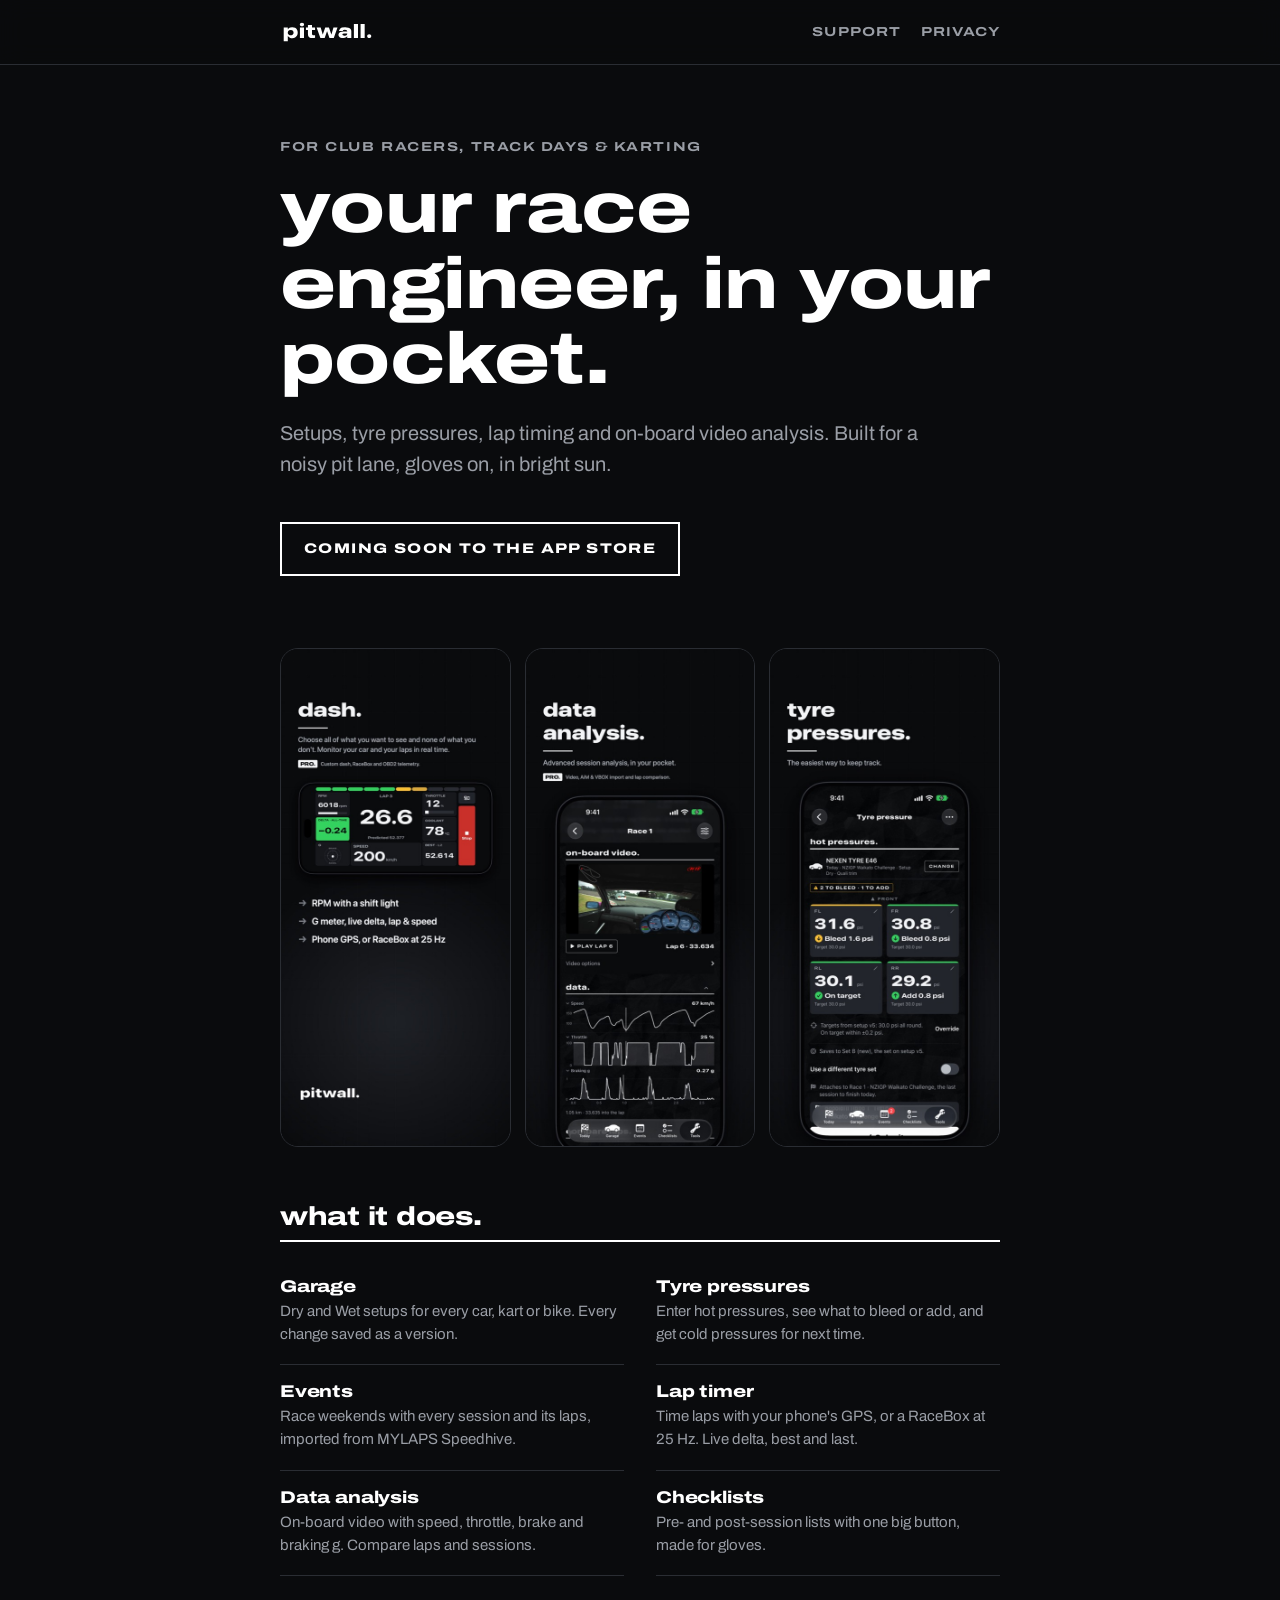
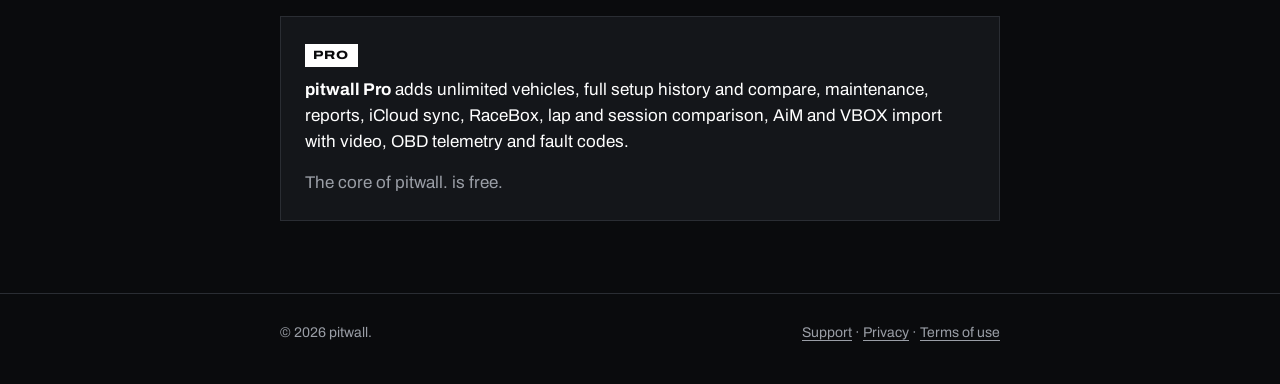
<file: index.html>
<!doctype html>
<html lang="en">
<head>
  <meta charset="utf-8">
  <meta name="viewport" content="width=device-width, initial-scale=1">
  <title>pitwall. · your race engineer in your pocket</title>
  <meta name="description" content="Setups, tyre pressures, lap timing and on-board video analysis for club racers, track-day drivers and karters. Built for the pit lane, gloves on.">
  <link rel="icon" href="assets/icon.png">
  <link rel="apple-touch-icon" href="assets/icon.png">
  <link rel="preconnect" href="https://fonts.googleapis.com">
  <link rel="preconnect" href="https://fonts.gstatic.com" crossorigin>
  <link href="https://fonts.googleapis.com/css2?family=Archivo:wdth,wght@100..125,400..900&display=swap" rel="stylesheet">
  <link rel="stylesheet" href="assets/style.css">
</head>
<body>
  <header class="site">
    <div class="wrap">
      <a href="index.html" aria-label="pitwall. home"><img src="assets/wordmark.svg" alt="pitwall."></a>
      <nav>
        <a href="support/index.html">Support</a>
        <a href="privacy/index.html">Privacy</a>
      </nav>
    </div>
  </header>

  <main class="wrap">
    <section class="hero">
      <p class="eyebrow">For club racers, track days &amp; karting</p>
      <h1>your race engineer, in your pocket.</h1>
      <p class="lede">Setups, tyre pressures, lap timing and on-board video analysis. Built for a noisy pit lane, gloves on, in bright sun.</p>
      <a class="badge" href="#">Coming soon to the App Store</a>
    </section>

    <div class="screens">
      <img src="assets/02-dash.jpg" alt="The lap timer dash" loading="lazy">
      <img src="assets/03-data-analysis.jpg" alt="Data analysis with on-board video and traces" loading="lazy">
      <img src="assets/04-tyre-pressures.jpg" alt="Tyre pressures with hot and cold targets" loading="lazy">
    </div>

    <h2>what it does.</h2>
    <div class="features">
      <div class="feature">
        <h3>Garage</h3>
        <p>Dry and Wet setups for every car, kart or bike. Every change saved as a version.</p>
      </div>
      <div class="feature">
        <h3>Tyre pressures</h3>
        <p>Enter hot pressures, see what to bleed or add, and get cold pressures for next time.</p>
      </div>
      <div class="feature">
        <h3>Events</h3>
        <p>Race weekends with every session and its laps, imported from MYLAPS Speedhive.</p>
      </div>
      <div class="feature">
        <h3>Lap timer</h3>
        <p>Time laps with your phone's GPS, or a RaceBox at 25 Hz. Live delta, best and last.</p>
      </div>
      <div class="feature">
        <h3>Data analysis</h3>
        <p>On-board video with speed, throttle, brake and braking g. Compare laps and sessions.</p>
      </div>
      <div class="feature">
        <h3>Checklists</h3>
        <p>Pre- and post-session lists with one big button, made for gloves.</p>
      </div>
    </div>

    <div class="pro">
      <span class="tag">PRO</span>
      <p><strong>pitwall Pro</strong> adds unlimited vehicles, full setup history and compare, maintenance, reports, iCloud sync, RaceBox, lap and session comparison, AiM and VBOX import with video, OBD telemetry and fault codes.</p>
      <p class="muted" style="margin:0">The core of pitwall. is free.</p>
    </div>
  </main>

  <footer class="site">
    <div class="wrap">
      <span>© 2026 pitwall.</span>
      <span><a href="support/index.html">Support</a> · <a href="privacy/index.html">Privacy</a> · <a href="https://www.apple.com/legal/internet-services/itunes/dev/stdeula/">Terms of use</a></span>
    </div>
  </footer>
</body>
</html>
</file>
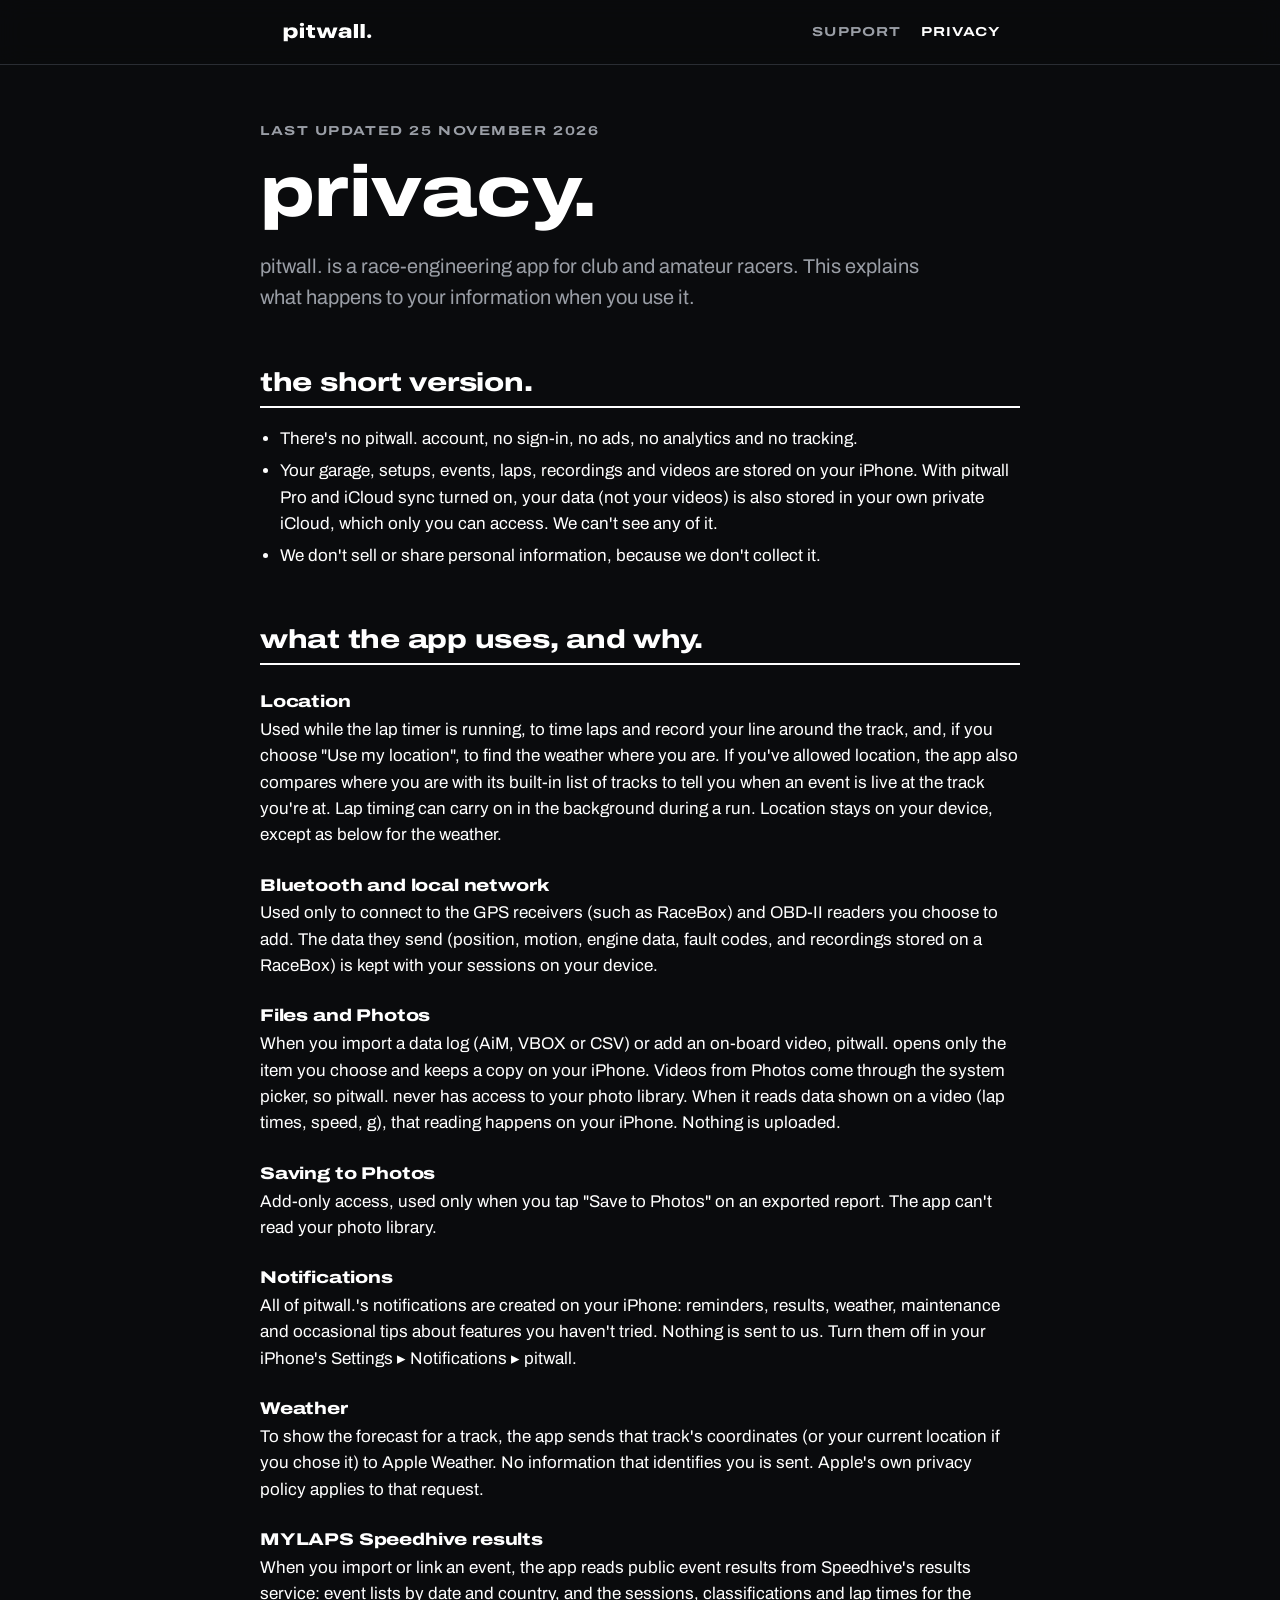
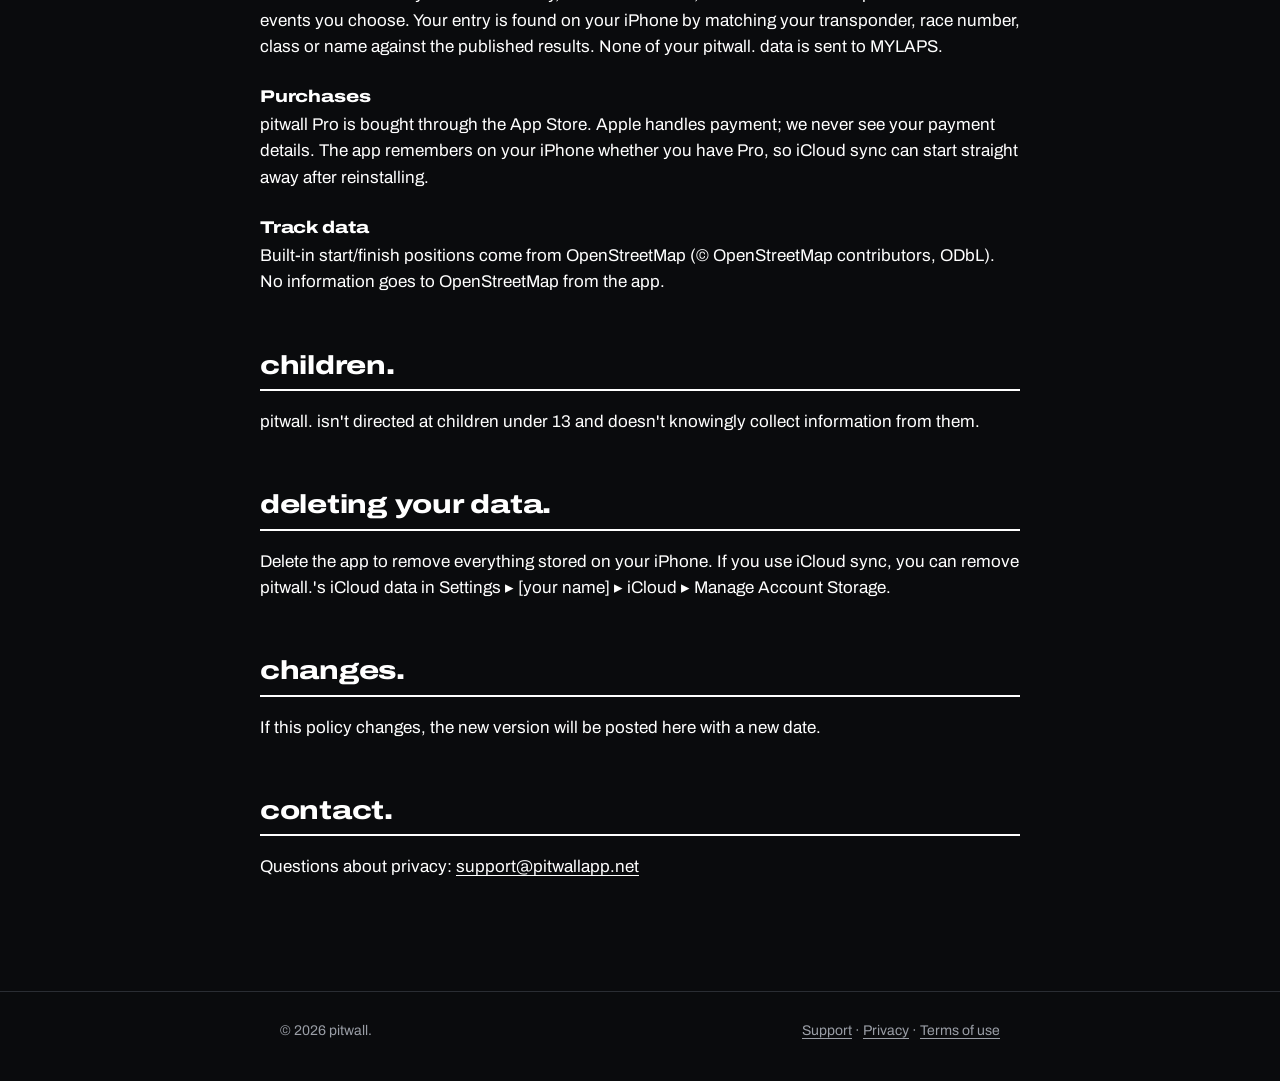
<file: privacy/index.html>
<!doctype html>
<html lang="en">
<head>
  <meta charset="utf-8">
  <meta name="viewport" content="width=device-width, initial-scale=1">
  <title>Privacy · pitwall.</title>
  <meta name="description" content="pitwall. has no account, no ads, no analytics and no tracking. Your data stays on your iPhone and in your own iCloud.">
  <link rel="icon" href="../assets/icon.png">
  <link rel="preconnect" href="https://fonts.googleapis.com">
  <link rel="preconnect" href="https://fonts.gstatic.com" crossorigin>
  <link href="https://fonts.googleapis.com/css2?family=Archivo:wdth,wght@100..125,400..900&display=swap" rel="stylesheet">
  <link rel="stylesheet" href="../assets/style.css">
</head>
<body>
  <header class="site">
    <div class="wrap">
      <a href="../index.html" aria-label="pitwall. home"><img src="../assets/wordmark.svg" alt="pitwall."></a>
      <nav>
        <a href="../support/index.html">Support</a>
        <a href="../privacy/index.html" aria-current="page">Privacy</a>
      </nav>
    </div>
  </header>

  <main class="wrap page">
    <p class="eyebrow">Last updated 25 November 2026</p>
    <h1>privacy.</h1>
    <p class="lede">pitwall. is a race-engineering app for club and amateur racers. This explains what happens to your information when you use it.</p>

    <h2>the short version.</h2>
    <ul>
      <li>There's no pitwall. account, no sign-in, no ads, no analytics and no tracking.</li>
      <li>Your garage, setups, events, laps, recordings and videos are stored on your iPhone. With pitwall Pro and iCloud sync turned on, your data (not your videos) is also stored in your own private iCloud, which only you can access. We can't see any of it.</li>
      <li>We don't sell or share personal information, because we don't collect it.</li>
    </ul>

    <h2>what the app uses, and why.</h2>

    <h3>Location</h3>
    <p>Used while the lap timer is running, to time laps and record your line around the track, and, if you choose "Use my location", to find the weather where you are. If you've allowed location, the app also compares where you are with its built-in list of tracks to tell you when an event is live at the track you're at. Lap timing can carry on in the background during a run. Location stays on your device, except as below for the weather.</p>

    <h3>Bluetooth and local network</h3>
    <p>Used only to connect to the GPS receivers (such as RaceBox) and OBD-II readers you choose to add. The data they send (position, motion, engine data, fault codes, and recordings stored on a RaceBox) is kept with your sessions on your device.</p>

    <h3>Files and Photos</h3>
    <p>When you import a data log (AiM, VBOX or CSV) or add an on-board video, pitwall. opens only the item you choose and keeps a copy on your iPhone. Videos from Photos come through the system picker, so pitwall. never has access to your photo library. When it reads data shown on a video (lap times, speed, g), that reading happens on your iPhone. Nothing is uploaded.</p>

    <h3>Saving to Photos</h3>
    <p>Add-only access, used only when you tap "Save to Photos" on an exported report. The app can't read your photo library.</p>

    <h3>Notifications</h3>
    <p>All of pitwall.'s notifications are created on your iPhone: reminders, results, weather, maintenance and occasional tips about features you haven't tried. Nothing is sent to us. Turn them off in your iPhone's Settings ▸ Notifications ▸ pitwall.</p>

    <h3>Weather</h3>
    <p>To show the forecast for a track, the app sends that track's coordinates (or your current location if you chose it) to Apple Weather. No information that identifies you is sent. Apple's own privacy policy applies to that request.</p>

    <h3>MYLAPS Speedhive results</h3>
    <p>When you import or link an event, the app reads public event results from Speedhive's results service: event lists by date and country, and the sessions, classifications and lap times for the events you choose. Your entry is found on your iPhone by matching your transponder, race number, class or name against the published results. None of your pitwall. data is sent to MYLAPS.</p>

    <h3>Purchases</h3>
    <p>pitwall Pro is bought through the App Store. Apple handles payment; we never see your payment details. The app remembers on your iPhone whether you have Pro, so iCloud sync can start straight away after reinstalling.</p>

    <h3>Track data</h3>
    <p>Built-in start/finish positions come from OpenStreetMap (© OpenStreetMap contributors, ODbL). No information goes to OpenStreetMap from the app.</p>

    <h2>children.</h2>
    <p>pitwall. isn't directed at children under 13 and doesn't knowingly collect information from them.</p>

    <h2>deleting your data.</h2>
    <p>Delete the app to remove everything stored on your iPhone. If you use iCloud sync, you can remove pitwall.'s iCloud data in Settings ▸ [your name] ▸ iCloud ▸ Manage Account Storage.</p>

    <h2>changes.</h2>
    <p>If this policy changes, the new version will be posted here with a new date.</p>

    <h2>contact.</h2>
    <p>Questions about privacy: <a href="mailto:support@pitwallapp.net">support@pitwallapp.net</a></p>
  </main>

  <footer class="site">
    <div class="wrap">
      <span>© 2026 pitwall.</span>
      <span><a href="../support/index.html">Support</a> · <a href="../privacy/index.html">Privacy</a> · <a href="https://www.apple.com/legal/internet-services/itunes/dev/stdeula/">Terms of use</a></span>
    </div>
  </footer>
</body>
</html>
</file>
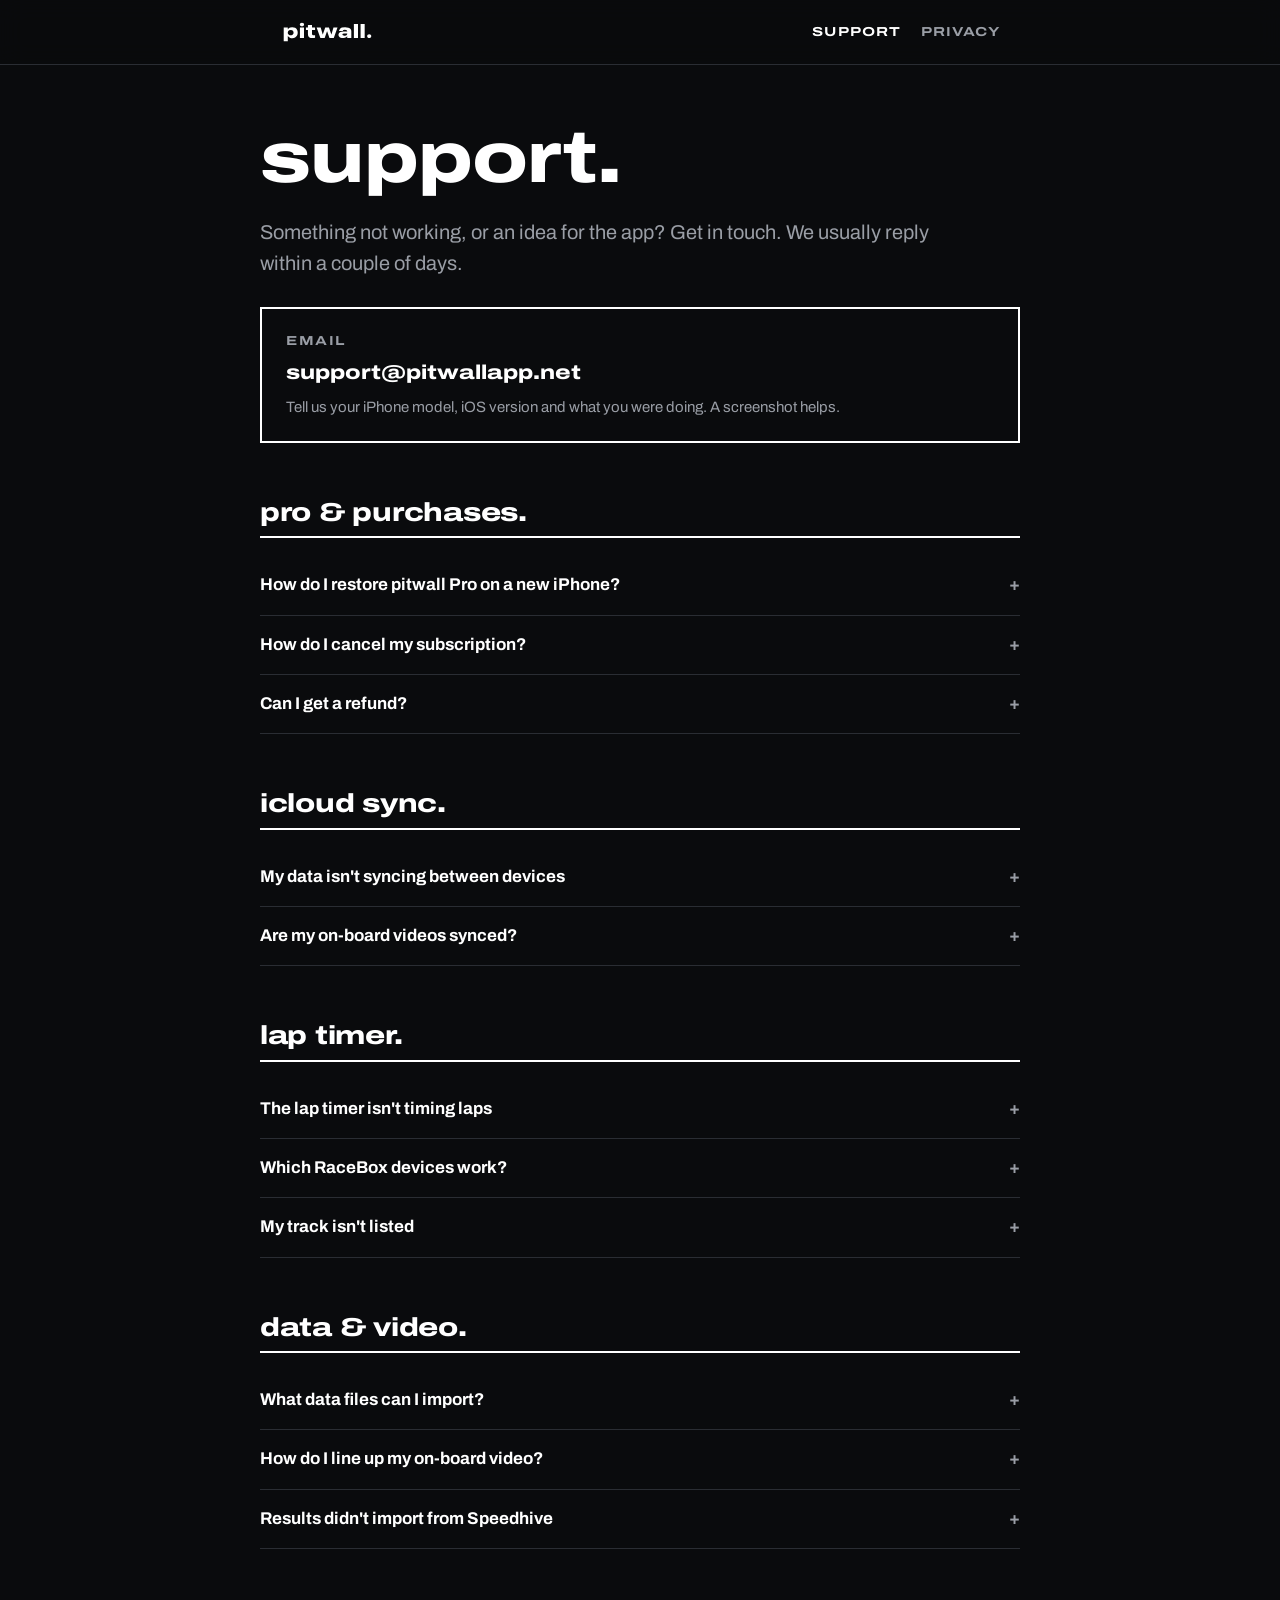
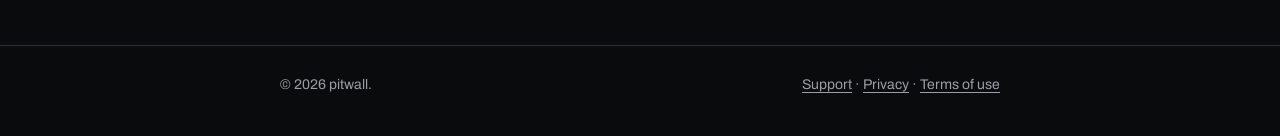
<file: support/index.html>
<!doctype html>
<html lang="en">
<head>
  <meta charset="utf-8">
  <meta name="viewport" content="width=device-width, initial-scale=1">
  <title>Support · pitwall.</title>
  <meta name="description" content="Help with pitwall.: contact, Pro and purchases, iCloud sync, the lap timer, RaceBox and data import.">
  <link rel="icon" href="../assets/icon.png">
  <link rel="preconnect" href="https://fonts.googleapis.com">
  <link rel="preconnect" href="https://fonts.gstatic.com" crossorigin>
  <link href="https://fonts.googleapis.com/css2?family=Archivo:wdth,wght@100..125,400..900&display=swap" rel="stylesheet">
  <link rel="stylesheet" href="../assets/style.css">
</head>
<body>
  <header class="site">
    <div class="wrap">
      <a href="../index.html" aria-label="pitwall. home"><img src="../assets/wordmark.svg" alt="pitwall."></a>
      <nav>
        <a href="../support/index.html" aria-current="page">Support</a>
        <a href="../privacy/index.html">Privacy</a>
      </nav>
    </div>
  </header>

  <main class="wrap page">
    <h1>support.</h1>
    <p class="lede">Something not working, or an idea for the app? Get in touch. We usually reply within a couple of days.</p>

    <div class="contact">
      <p class="eyebrow" style="margin-bottom:6px">Email</p>
      <a href="mailto:support@pitwallapp.net">support@pitwallapp.net</a>
      <p class="muted" style="margin:8px 0 0;font-size:15px">Tell us your iPhone model, iOS version and what you were doing. A screenshot helps.</p>
    </div>

    <h2>pro &amp; purchases.</h2>
    <details>
      <summary>How do I restore pitwall Pro on a new iPhone?</summary>
      <p>Sign in with the same Apple Account, then tap Restore Purchases on the Pro screen or in Settings.</p>
    </details>
    <details>
      <summary>How do I cancel my subscription?</summary>
      <p>On your iPhone open Settings ▸ [your name] ▸ Subscriptions ▸ pitwall Pro ▸ Cancel Subscription. Pro stays on until the end of the period you've paid for.</p>
    </details>
    <details>
      <summary>Can I get a refund?</summary>
      <p>Refunds are handled by Apple. Request one at <a href="https://reportaproblem.apple.com">reportaproblem.apple.com</a>.</p>
    </details>

    <h2>icloud sync.</h2>
    <details>
      <summary>My data isn't syncing between devices</summary>
      <ul>
        <li>iCloud sync is part of pitwall Pro, on every device.</li>
        <li>Use the same Apple Account on each device.</li>
        <li>Check you have iCloud storage free: Settings ▸ [your name] ▸ iCloud.</li>
        <li>pitwall. Settings ▸ iCloud sync shows the status and any problem.</li>
      </ul>
    </details>
    <details>
      <summary>Are my on-board videos synced?</summary>
      <p>No. Videos stay on the iPhone you added them on, to save your iCloud space. Your laps, data and settings sync.</p>
    </details>

    <h2>lap timer.</h2>
    <details>
      <summary>The lap timer isn't timing laps</summary>
      <ul>
        <li>Pick the track you're at; laps are timed when you cross its start/finish line.</li>
        <li>Allow location for pitwall., with Precise Location on.</li>
        <li>Mount the phone with a clear view of the sky, or use a RaceBox for 25 Hz GPS.</li>
      </ul>
    </details>
    <details>
      <summary>Which RaceBox devices work?</summary>
      <p>RaceBox Mini, Mini S and Micro, with pitwall Pro. Add them in Tools ▸ Manage devices.</p>
    </details>
    <details>
      <summary>My track isn't listed</summary>
      <p>With Pro you can add your own track and its start/finish line. Or email us the track's name and we'll add it.</p>
    </details>

    <h2>data &amp; video.</h2>
    <details>
      <summary>What data files can I import?</summary>
      <p>AiM Race Studio CSV exports, VBOX .vbo files and GPS CSV logs. For AiM .xrk or .xrz files, export a CSV from Race Studio first.</p>
    </details>
    <details>
      <summary>How do I line up my on-board video?</summary>
      <p>Add the video to a session in Data analysis. pitwall. lines it up by the time it was recorded, or by a lap timer shown on the video. You can fine-tune it under Video options ▸ Sync.</p>
    </details>
    <details>
      <summary>Results didn't import from Speedhive</summary>
      <p>Results appear once the circuit uploads them. Check your transponder, race number or name on the vehicle matches what's on the timing sheet.</p>
    </details>
  </main>

  <footer class="site">
    <div class="wrap">
      <span>© 2026 pitwall.</span>
      <span><a href="../support/index.html">Support</a> · <a href="../privacy/index.html">Privacy</a> · <a href="https://www.apple.com/legal/internet-services/itunes/dev/stdeula/">Terms of use</a></span>
    </div>
  </footer>
</body>
</html>
</file>
<file: assets/style.css>
:root {
  --bg: #0a0b0d;
  --surface: #14161a;
  --line: #2a2d33;
  --text: #ffffff;
  --muted: #9a9ea6;
  --max: 760px;
}

* { box-sizing: border-box; }

html { -webkit-text-size-adjust: 100%; }

body {
  margin: 0;
  background: var(--bg);
  color: var(--text);
  font-family: "Archivo", -apple-system, BlinkMacSystemFont, "Helvetica Neue", sans-serif;
  font-size: 17px;
  line-height: 1.55;
}

a { color: var(--text); text-underline-offset: 3px; }

.wrap { max-width: var(--max); margin: 0 auto; padding: 0 20px; }

/* Header */
header.site {
  border-bottom: 1px solid var(--line);
  position: sticky;
  top: 0;
  background: rgba(10, 11, 13, 0.92);
  backdrop-filter: blur(12px);
  z-index: 10;
}
header.site .wrap {
  display: flex;
  align-items: center;
  justify-content: space-between;
  height: 64px;
}
header.site img { height: 26px; display: block; }
header.site nav { display: flex; gap: 20px; }
header.site nav a {
  color: var(--muted);
  text-decoration: none;
  font-weight: 700;
  font-stretch: 125%;
  font-size: 13px;
  letter-spacing: 0.08em;
  text-transform: uppercase;
}
header.site nav a:hover, header.site nav a[aria-current="page"] { color: var(--text); }

/* Type: lowercase headings with a full stop, wide and heavy, ruled underneath. */
h1, h2, h3 {
  font-stretch: 125%;
  font-weight: 800;
  line-height: 1.05;
  letter-spacing: -0.01em;
  margin: 0;
}
h1 { font-size: clamp(40px, 9vw, 72px); }
h2 {
  font-size: 26px;
  padding-bottom: 10px;
  border-bottom: 2px solid var(--text);
  margin: 56px 0 18px;
}
h3 { font-size: 17px; margin: 28px 0 6px; }

.eyebrow {
  font-weight: 700;
  font-stretch: 125%;
  font-size: 13px;
  letter-spacing: 0.12em;
  text-transform: uppercase;
  color: var(--muted);
  margin: 0 0 14px;
}

p { margin: 0 0 14px; }
.muted { color: var(--muted); }
.lede { font-size: 20px; color: var(--muted); max-width: 34em; margin-top: 20px; }

/* Hero */
.hero { padding: 72px 0 24px; }
.badge {
  display: inline-flex;
  align-items: center;
  gap: 10px;
  margin-top: 28px;
  padding: 14px 22px;
  border: 2px solid var(--text);
  font-weight: 800;
  font-stretch: 125%;
  font-size: 14px;
  letter-spacing: 0.1em;
  text-transform: uppercase;
  text-decoration: none;
}

/* Screens */
.screens {
  display: grid;
  grid-template-columns: repeat(3, 1fr);
  gap: 14px;
  margin: 48px 0 8px;
}
.screens img {
  width: 100%;
  display: block;
  border-radius: 18px;
  border: 1px solid var(--line);
}

/* Feature list */
.features {
  display: grid;
  grid-template-columns: repeat(2, 1fr);
  gap: 0 32px;
}
.feature { padding: 18px 0; border-bottom: 1px solid var(--line); }
.feature h3 { margin: 0 0 4px; }
.feature p { margin: 0; color: var(--muted); font-size: 15px; }

.pro {
  margin-top: 40px;
  padding: 24px;
  background: var(--surface);
  border: 1px solid var(--line);
}
.tag {
  display: inline-block;
  padding: 2px 8px;
  background: var(--text);
  color: var(--bg);
  font-weight: 800;
  font-stretch: 125%;
  font-size: 12px;
  letter-spacing: 0.1em;
  margin-bottom: 10px;
}

/* Long-form pages */
.page { padding: 56px 0 24px; }
.page ul { padding-left: 20px; margin: 0 0 14px; }
.page li { margin-bottom: 6px; }
.page strong { font-weight: 700; }

.contact {
  margin: 28px 0 8px;
  padding: 22px 24px;
  border: 2px solid var(--text);
}
.contact a { font-weight: 800; font-stretch: 125%; font-size: 20px; text-decoration: none; }

details {
  border-bottom: 1px solid var(--line);
  padding: 16px 0;
}
details summary {
  cursor: pointer;
  font-weight: 700;
  list-style: none;
  display: flex;
  justify-content: space-between;
  gap: 16px;
}
details summary::-webkit-details-marker { display: none; }
details summary::after { content: "+"; font-weight: 800; color: var(--muted); }
details[open] summary::after { content: "–"; }
details p, details ul { margin-top: 10px; color: var(--muted); }

/* Footer */
footer.site {
  border-top: 1px solid var(--line);
  margin-top: 72px;
  padding: 28px 0 40px;
  color: var(--muted);
  font-size: 14px;
}
footer.site .wrap { display: flex; flex-wrap: wrap; gap: 8px 24px; justify-content: space-between; }
footer.site a { color: var(--muted); }

@media (max-width: 640px) {
  .features { grid-template-columns: 1fr; }
  .screens { grid-template-columns: repeat(3, 1fr); gap: 8px; }
  .screens img { border-radius: 10px; }
  header.site nav { gap: 14px; }
  h2 { margin-top: 44px; }
}
</file>
